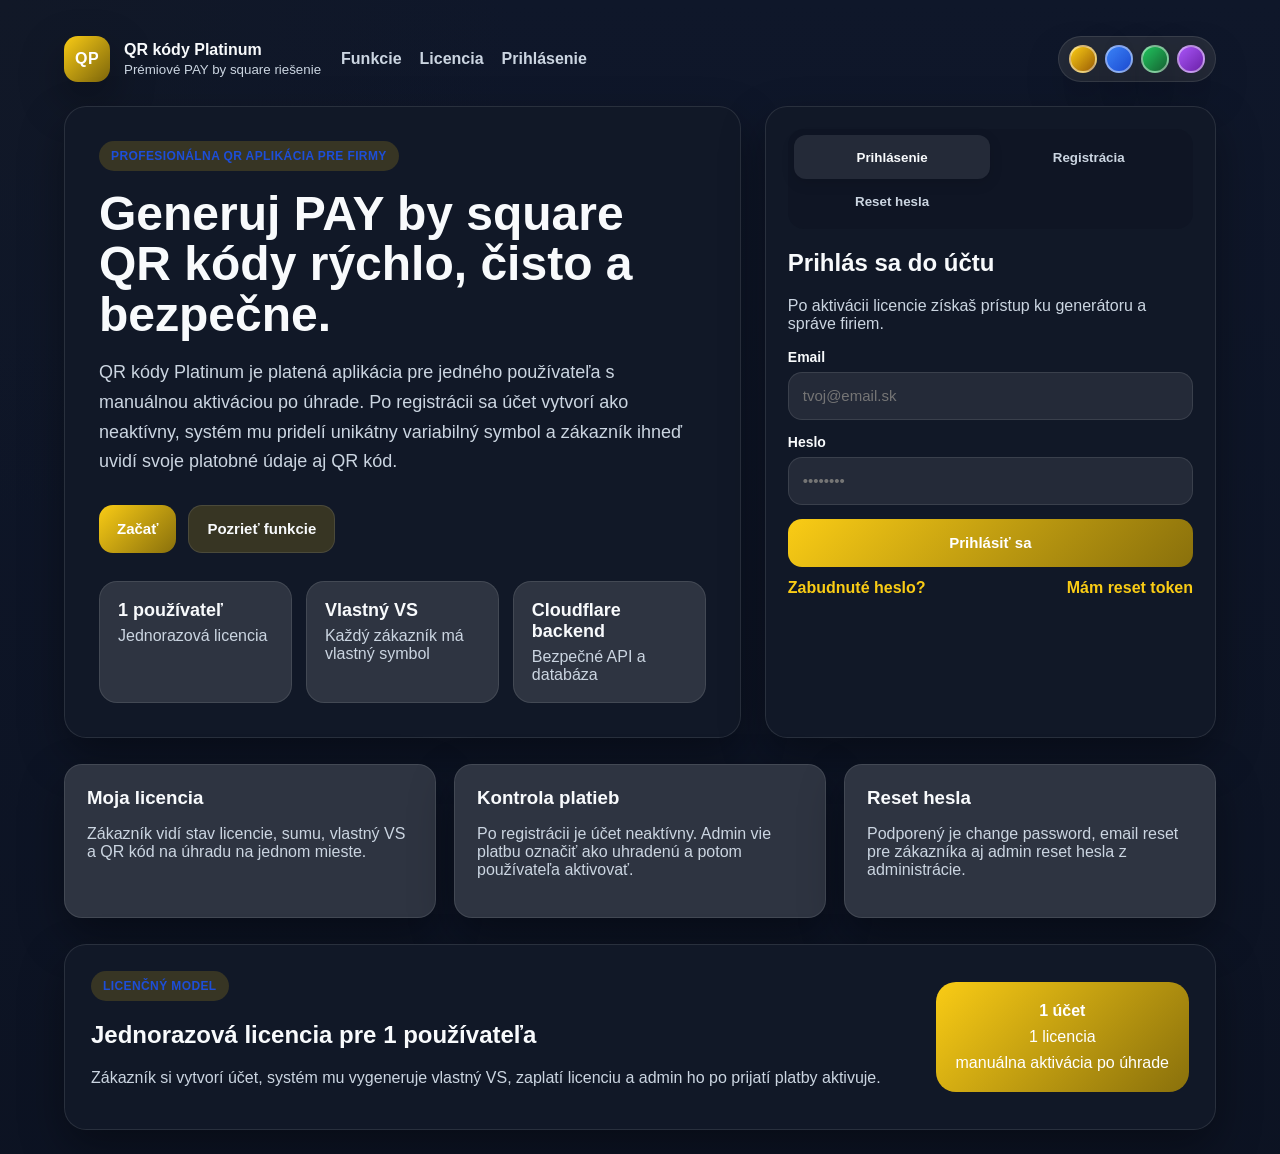
<file: index.html>
<!DOCTYPE html><html lang="sk"><head><meta charset="UTF-8"/><meta name="viewport" content="width=device-width, initial-scale=1.0"/><title>QR kódy Platinum</title>
  <meta name="theme-color" content="#0f172a"/>
  <meta name="apple-mobile-web-app-capable" content="yes"/>
  <meta name="apple-mobile-web-app-status-bar-style" content="black-translucent"/>
  <meta name="apple-mobile-web-app-title" content="QR Platinum"/>
  <link rel="manifest" href="manifest.json"/>
  <link rel="apple-touch-icon" href="icon-192.svg"/>
  <link rel="icon" type="image/svg+xml" href="icon-192.svg"/>
  <link rel="stylesheet" href="style.css"/></head><body class="theme-gold"><div class="page-shell"><header class="topbar public-topbar"><a class="brand" href="index.html"><span class="brand-mark">QP</span><span class="brand-text"><strong>QR kódy Platinum</strong><small>Prémiové PAY by square riešenie</small></span></a><nav class="public-nav"><a href="#features">Funkcie</a><a href="#pricing">Licencia</a><a href="#access">Prihlásenie</a></nav><div class="theme-switcher compact" aria-label="Výber farby">
  <button type="button" class="theme-dot is-gold" data-theme="gold" title="Zlatá"></button>
  <button type="button" class="theme-dot is-blue" data-theme="blue" title="Modrá"></button>
  <button type="button" class="theme-dot is-green" data-theme="green" title="Zelená"></button>
  <button type="button" class="theme-dot is-purple" data-theme="purple" title="Fialová"></button>
</div></header><main class="hero-layout"><section class="hero-card"><span class="eyebrow">Profesionálna QR aplikácia pre firmy</span><h1>Generuj PAY by square QR kódy rýchlo, čisto a bezpečne.</h1><p class="hero-copy">QR kódy Platinum je platená aplikácia pre jedného používateľa s manuálnou aktiváciou po úhrade. Po registrácii sa účet vytvorí ako neaktívny, systém mu pridelí unikátny variabilný symbol a zákazník ihneď uvidí svoje platobné údaje aj QR kód.</p><div class="hero-actions"><a class="btn btn-primary" href="#access">Začať</a><a class="btn btn-secondary" href="#features">Pozrieť funkcie</a></div><div class="stats-grid"><article class="stat-card"><strong>1 používateľ</strong><span>Jednorazová licencia</span></article><article class="stat-card"><strong>Vlastný VS</strong><span>Každý zákazník má vlastný symbol</span></article><article class="stat-card"><strong>Cloudflare backend</strong><span>Bezpečné API a databáza</span></article></div></section><section class="access-card" id="access"><div class="tab-switch"><button class="tab-btn active" data-tab="login">Prihlásenie</button><button class="tab-btn" data-tab="register">Registrácia</button><button class="tab-btn" data-tab="forgot">Reset hesla</button></div><div class="tab-panel active" data-panel="login"><h2>Prihlás sa do účtu</h2><p class="muted">Po aktivácii licencie získaš prístup ku generátoru a správe firiem.</p><form id="loginForm" class="form-stack"><label><span>Email</span><input type="email" id="loginEmail" placeholder="tvoj@email.sk" required/></label><label><span>Heslo</span><input type="password" id="loginPassword" placeholder="••••••••" required/></label><button type="submit" class="btn btn-primary full">Prihlásiť sa</button></form><div class="auth-links"><a class="text-link" href="#access" onclick="document.querySelector('[data-tab=&quot;forgot&quot;]')?.click()">Zabudnuté heslo?</a><a class="text-link" href="reset-password.html">Mám reset token</a></div><div id="loginStatus" class="inline-status"></div></div><div class="tab-panel" data-panel="register"><h2>Vytvor si účet</h2><p class="muted">Po registrácii sa účet vytvorí ako neaktívny. Hneď uvidíš platobné údaje, svoj vlastný variabilný symbol a QR na úhradu.</p><form id="registerForm" class="form-stack"><label><span>Email</span><input type="email" id="registerEmail" placeholder="tvoj@email.sk" required/></label><label><span>Heslo</span><input type="password" id="registerPassword" placeholder="Min. 8 znakov" required/></label><label><span>Potvrď heslo</span><input type="password" id="registerPassword2" placeholder="Zopakuj heslo" required/></label><button type="submit" class="btn btn-primary full">Registrovať sa</button></form><div id="registerStatus" class="inline-status"></div><article id="registrationPaymentCard" class="panel-card payment-card hidden"><div class="panel-head"><h3>Platobné údaje po registrácii</h3><span class="status-badge pending">čaká na úhradu</span></div><div class="payment-grid"><div class="account-box compact"><div class="account-row"><span>Email</span><strong id="postRegisterEmail">—</strong></div><div class="account-row"><span>Variabilný symbol</span><strong id="postRegisterVs">—</strong></div><div class="account-row"><span>Suma</span><strong id="postRegisterAmount">—</strong></div><div class="account-row"><span>IBAN</span><strong id="postRegisterIban">—</strong></div><div class="account-row"><span>BIC/SWIFT</span><strong id="postRegisterBic">—</strong></div><div class="account-row"><span>Príjemca</span><strong id="postRegisterBeneficiary">—</strong></div><div class="account-row"><span>Poznámka</span><strong id="postRegisterNote">—</strong></div></div><div class="qr-preview-box payment-qr-box"><img id="postRegisterQrImage" alt="QR pre úhradu"/><div id="postRegisterQrPlaceholder" class="placeholder-copy">Backend vráti QR na úhradu po registrácii.</div></div></div></article></div><div class="tab-panel" data-panel="forgot"><h2>Obnova hesla cez email</h2><p class="muted">Zadaj svoj email a pošleme ti link alebo token na reset hesla.</p><form id="forgotPasswordForm" class="form-stack"><label><span>Email</span><input type="email" id="forgotEmail" placeholder="tvoj@email.sk" required/></label><button type="submit" class="btn btn-primary full">Poslať reset email</button></form><div id="forgotPasswordStatus" class="inline-status"></div></div></section></main><section id="features" class="info-grid"><article class="info-card"><h3>Moja licencia</h3><p>Zákazník vidí stav licencie, sumu, vlastný VS a QR kód na úhradu na jednom mieste.</p></article><article class="info-card"><h3>Kontrola platieb</h3><p>Po registrácii je účet neaktívny. Admin vie platbu označiť ako uhradenú a potom používateľa aktivovať.</p></article><article class="info-card"><h3>Reset hesla</h3><p>Podporený je change password, email reset pre zákazníka aj admin reset hesla z administrácie.</p></article></section><section id="pricing" class="pricing-card"><div><span class="eyebrow">Licenčný model</span><h2>Jednorazová licencia pre 1 používateľa</h2><p class="muted">Zákazník si vytvorí účet, systém mu vygeneruje vlastný VS, zaplatí licenciu a admin ho po prijatí platby aktivuje.</p></div><div class="license-box"><strong>1 účet</strong><span>1 licencia</span><span>manuálna aktivácia po úhrade</span></div></section></div><script src="app.js"></script></body></html>
</file>
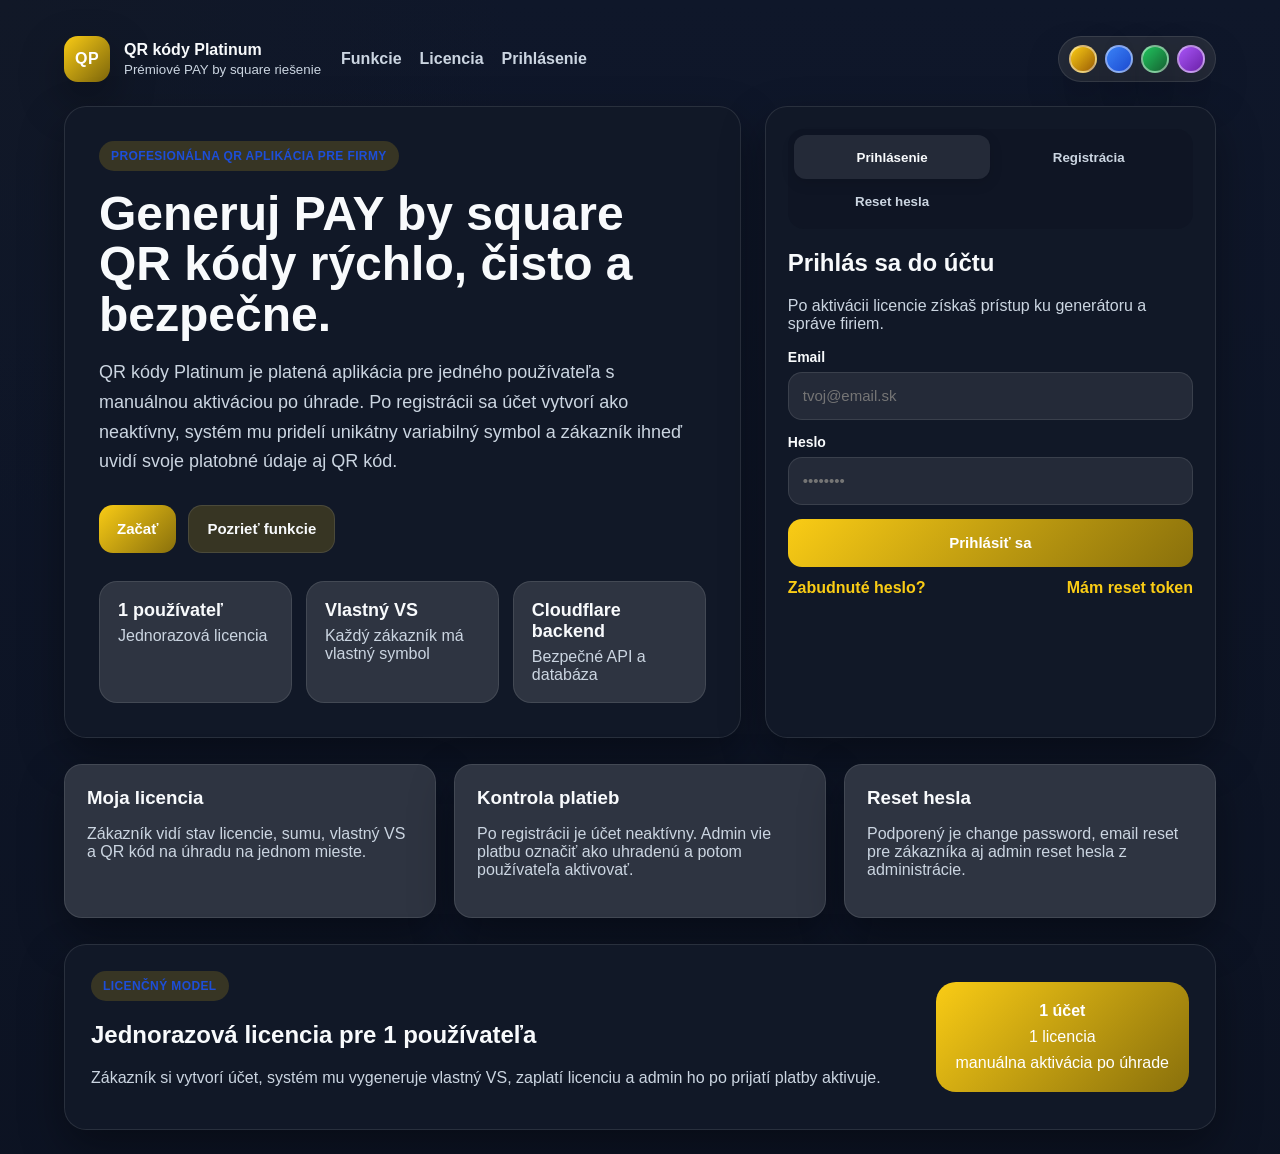
<file: admin.html>
<!DOCTYPE html><html lang="sk"><head><meta charset="UTF-8"/><meta name="viewport" content="width=device-width, initial-scale=1.0"/><title>Admin | QR kódy Platinum</title>
  <meta name="theme-color" content="#0f172a"/>
  <meta name="apple-mobile-web-app-capable" content="yes"/>
  <meta name="apple-mobile-web-app-status-bar-style" content="black-translucent"/>
  <meta name="apple-mobile-web-app-title" content="QR Platinum"/>
  <link rel="manifest" href="manifest.json"/>
  <link rel="apple-touch-icon" href="icon-192.svg"/>
  <link rel="icon" type="image/svg+xml" href="icon-192.svg"/>
  <link rel="stylesheet" href="style.css"/></head><body class="theme-gold" data-protected="true" data-admin="true"><div class="app-shell"><aside class="sidebar"><a class="brand brand-sidebar" href="dashboard.html"><span class="brand-mark">QP</span><span class="brand-text"><strong>QR kódy Platinum</strong><small>Admin panel</small></span></a><nav class="side-nav"><a href="dashboard.html">Prehľad</a><a href="companies.html">Firmy</a><a href="generator.html">Generátor QR</a><a href="license.html">Moja licencia</a><a class="active" href="admin.html">Admin</a></nav><button id="logoutBtn" class="btn btn-secondary full sidebar-logout">Odhlásiť sa</button></aside><main class="content"><header class="content-topbar"><div><h1>Admin panel</h1><p class="muted">Aktivácia používateľov po úhrade, reset hesla a filtrovanie podľa emailu, VS a stavu platby.</p></div><div class="topbar-actions"><div class="theme-switcher" aria-label="Výber farby">
  <span class="theme-switcher-label">Motív</span>
  <button type="button" class="theme-dot is-gold" data-theme="gold" title="Zlatá"></button>
  <button type="button" class="theme-dot is-blue" data-theme="blue" title="Modrá"></button>
  <button type="button" class="theme-dot is-green" data-theme="green" title="Zelená"></button>
  <button type="button" class="theme-dot is-purple" data-theme="purple" title="Fialová"></button>
</div><div class="user-pill" id="userEmailPill">neprihlásený</div></div></header><section class="panel-card"><div class="panel-head"><h2>Používatelia</h2><button id="refreshAdminBtn" class="btn btn-secondary">Obnoviť</button></div><div class="form-grid admin-filters"><label><span>Filter email</span><input id="adminFilterEmail" type="text" placeholder="napr. user@email.sk"/></label><label><span>Filter VS</span><input id="adminFilterVs" type="text" placeholder="napr. 1234567890"/></label><label class="full-span"><span>Filter stav</span><select id="adminFilterStatus"><option value="">Všetky stavy</option><option value="pending">čaká na úhradu</option><option value="paid">uhradené</option><option value="active">aktívne</option><option value="blocked">blokované</option></select></label></div><div id="adminUsersList" class="admin-list"></div><div id="adminStatus" class="inline-status"></div></section><section class="panel-card"><div class="panel-head"><h2>Fakturačná firma pre licenciu</h2></div><p class="muted">Tieto údaje sa načítajú z backendu a použijú sa pre platobné údaje a QR na stránke licencie aj po registrácii.</p><form id="billingCompanyForm" class="form-grid"><label><span>Príjemca</span><input id="billingBeneficiaryName" type="text" required/></label><label><span>IBAN</span><input id="billingIban" type="text" required/></label><label><span>BIC/SWIFT</span><input id="billingBic" type="text"/></label><label><span>Suma licencie (€)</span><input id="billingAmount" type="number" step="0.01" min="0.01" required/></label><label class="full-span"><span>Poznámka k platbe</span><input id="billingPaymentNote" type="text"/></label><div class="form-actions full-span"><button class="btn btn-primary" type="submit">Uložiť fakturačné údaje</button></div></form><div id="billingCompanyStatus" class="inline-status"></div></section><section class="panel-card"><div class="panel-head"><h2>Flow pre admina</h2></div><p class="muted">Po prijatí platby otvor používateľa, prípadne označ platbu ako uhradenú a klikni Aktivovať. Tlačidlo Admin reset hesla spustí reset bez potreby zásahu zákazníka.</p></section></main></div><script src="app.js"></script></body></html>
</file>
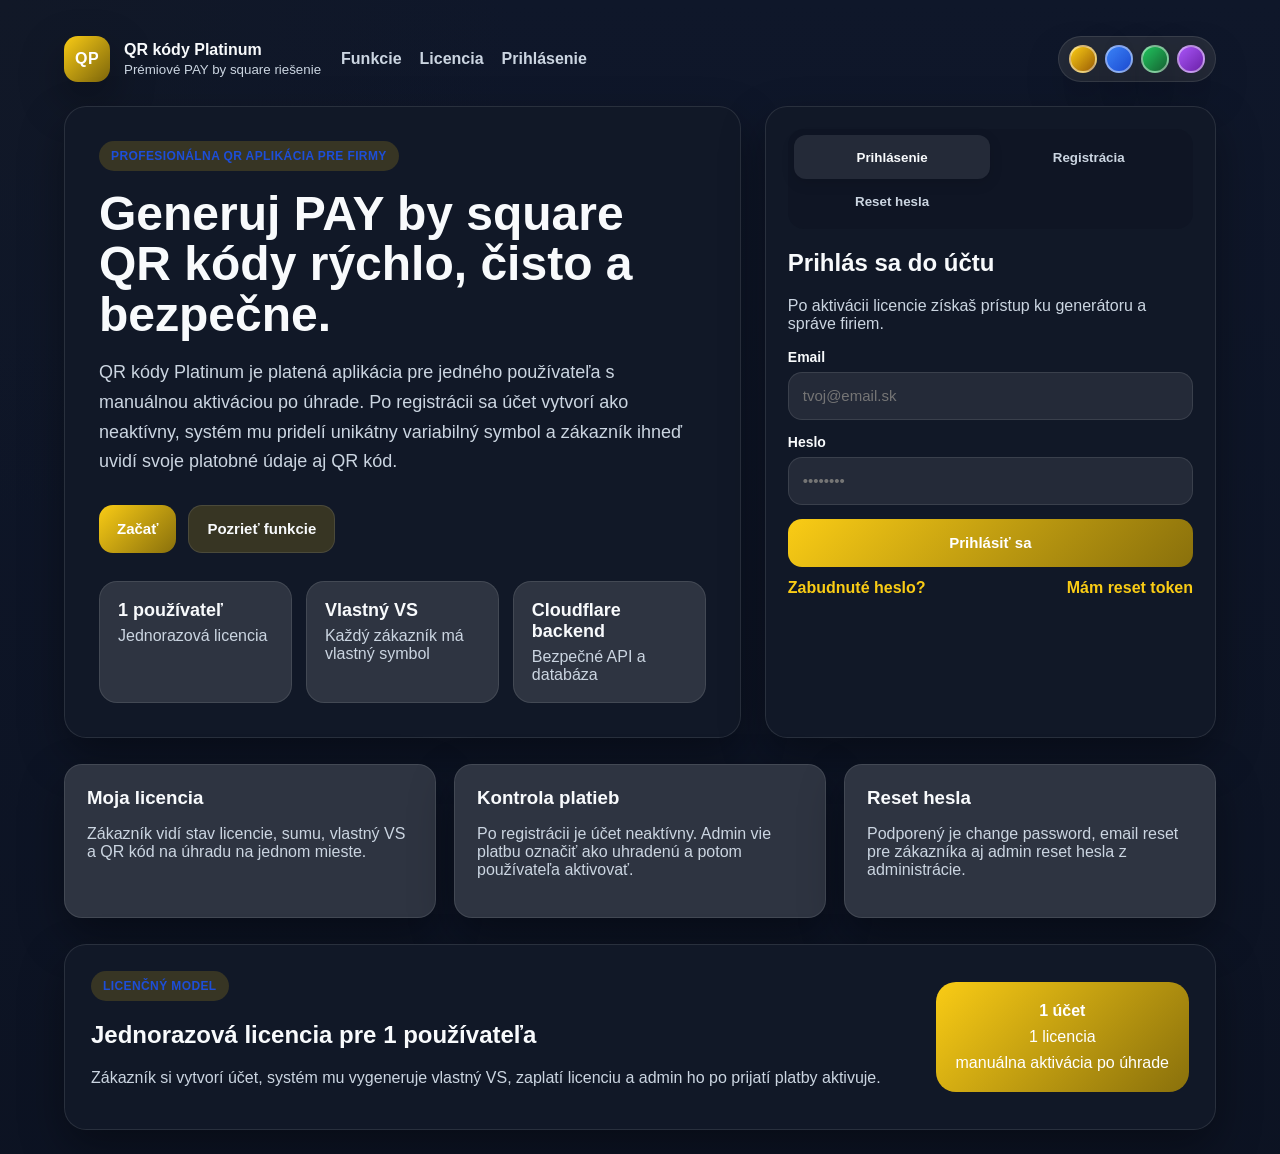
<file: companies.html>
<!DOCTYPE html><html lang="sk"><head><meta charset="UTF-8"/><meta name="viewport" content="width=device-width, initial-scale=1.0"/><title>Firmy | QR kódy Platinum</title><link rel="stylesheet" href="style.css"/></head><body data-protected="true"><div class="app-shell"><aside class="sidebar"><a class="brand brand-sidebar" href="dashboard.html"><span class="brand-mark">QP</span><span class="brand-text"><strong>QR kódy Platinum</strong><small>Správa firiem</small></span></a><nav class="side-nav"><a href="dashboard.html">Prehľad</a><a class="active" href="companies.html">Firmy</a><a href="generator.html">Generátor QR</a><a href="license.html">Licencia</a><a href="admin.html">Admin</a></nav><button id="logoutBtn" class="btn btn-secondary full sidebar-logout">Odhlásiť sa</button></aside><main class="content"><header class="content-topbar"><div><h1>Firmy</h1><p class="muted">Pridávaj, upravuj a maž firmy používateľa.</p></div><div class="user-pill" id="userEmailPill">neprihlásený</div></header><section class="two-col"><article class="panel-card"><div class="panel-head"><h2 id="companyFormTitle">Pridať firmu</h2></div><form id="companyForm" class="form-grid"><input type="hidden" id="companyId"/><label><span>Názov firmy</span><input id="companyName" type="text" required/></label><label><span>Príjemca</span><input id="beneficiaryName" type="text" required/></label><label><span>IBAN</span><input id="iban" type="text" placeholder="SK..." required/></label><label><span>BIC</span><input id="bic" type="text" placeholder="voliteľné"/></label><label class="full-span"><span>Adresa</span><input id="addressLine" type="text"/></label><label><span>Mesto</span><input id="city" type="text"/></label><label><span>PSČ</span><input id="postalCode" type="text"/></label><label><span>Krajina</span><input id="countryCode" type="text" value="SK" maxlength="2"/></label><label class="checkbox-line full-span"><input id="isDefault" type="checkbox"/><span>Nastaviť ako predvolenú firmu</span></label><div class="form-actions full-span"><button class="btn btn-primary" type="submit">Uložiť firmu</button><button class="btn btn-secondary" type="button" id="resetCompanyForm">Vyčistiť</button></div></form><div id="companyStatus" class="inline-status"></div></article><article class="panel-card"><div class="panel-head"><h2>Zoznam firiem</h2></div><div id="companiesList" class="company-list"></div></article></section></main></div><script src="app.js"></script></body></html>
</file>
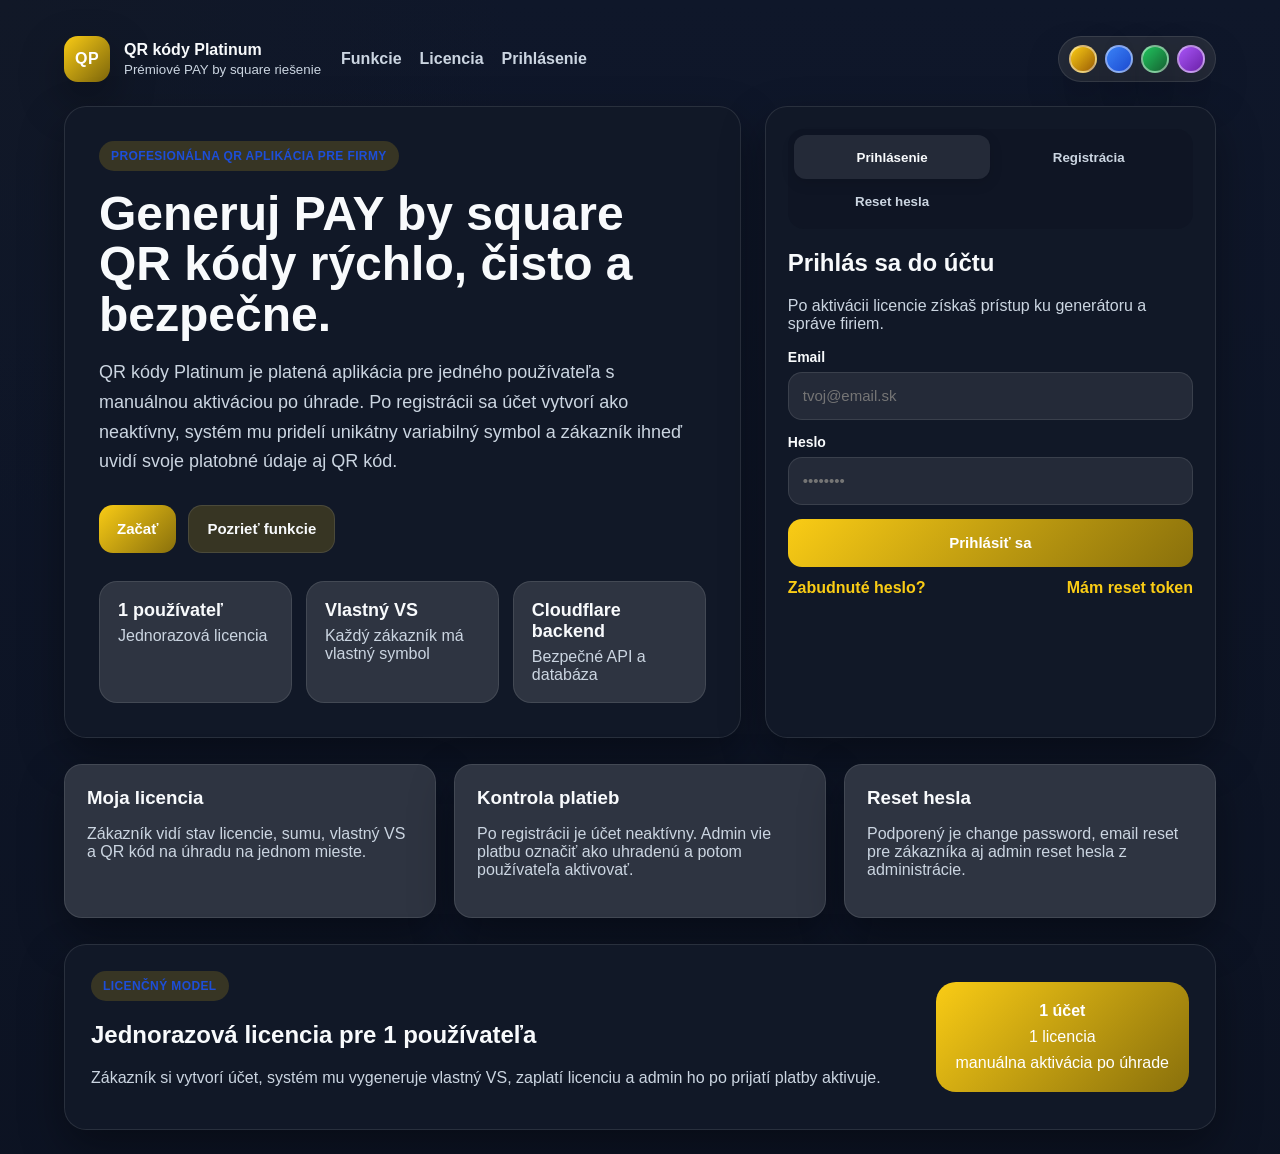
<file: dashboard.html>
<!DOCTYPE html>
<html lang="sk">
<head>
  <meta charset="UTF-8"/>
  <meta name="viewport" content="width=device-width, initial-scale=1.0"/>
  <title>Dashboard | QR kódy Platinum</title>
  <meta name="theme-color" content="#0f172a"/>
  <meta name="apple-mobile-web-app-capable" content="yes"/>
  <meta name="apple-mobile-web-app-status-bar-style" content="black-translucent"/>
  <meta name="apple-mobile-web-app-title" content="QR Platinum"/>
  <link rel="manifest" href="manifest.json"/>
  <link rel="apple-touch-icon" href="icon-192.svg"/>
  <link rel="icon" type="image/svg+xml" href="icon-192.svg"/>
  <link rel="stylesheet" href="style.css"/>
</head>
<body class="theme-gold" data-protected="true">
  <div class="app-shell">
    <aside class="sidebar">
      <a class="brand brand-sidebar" href="dashboard.html">
        <span class="brand-mark">QP</span>
        <span class="brand-text">
          <strong>QR kódy Platinum</strong>
          <small>Dashboard</small>
        </span>
      </a>

      <nav class="side-nav">
        <a class="active" href="dashboard.html">Prehľad</a>
        <a href="companies.html">Firmy</a>
        <a href="generator.html">Generátor QR</a>
        <a href="license.html">Moja licencia</a>
        <a href="admin.html">Admin</a>
      </nav>

      <button id="logoutBtn" class="btn btn-secondary full sidebar-logout">Odhlásiť sa</button>
    </aside>

    <main class="content">
      <header class="content-topbar">
        <div>
          <h1>Dashboard</h1>
          <p class="muted">Prehľad účtu a licencie.</p>
        </div>

        <div class="topbar-actions">
          <div class="theme-switcher" aria-label="Výber farby">
            <span class="theme-switcher-label">Motív</span>
            <button type="button" class="theme-dot is-gold" data-theme="gold" title="Zlatá"></button>
            <button type="button" class="theme-dot is-blue" data-theme="blue" title="Modrá"></button>
            <button type="button" class="theme-dot is-green" data-theme="green" title="Zelená"></button>
            <button type="button" class="theme-dot is-purple" data-theme="purple" title="Fialová"></button>
          </div>
          <div class="user-pill" id="userEmailPill">neprihlásený</div>
        </div>
      </header>

      <section class="two-col">
        <article class="panel-card">
          <div class="panel-head">
            <h2>Stav účtu</h2>
          </div>

          <div class="account-box">
            <div class="account-row"><span>Email</span><strong id="accountEmail">—</strong></div>
            <div class="account-row"><span>Rola</span><strong id="accountRole">user</strong></div>
            <div class="account-row"><span>Status</span><strong id="accountStatus">pending</strong></div>
            <div class="account-row"><span>Platba</span><strong id="licenseMiniStatus">čaká na úhradu</strong></div>
            <div class="account-row"><span>Variabilný symbol</span><strong id="licenseMiniVs">—</strong></div>
            <div class="account-row"><span>Suma</span><strong id="licenseMiniAmount">—</strong></div>
          </div>
        </article>

        <article class="panel-card">
          <div class="panel-head">
            <h2>Moja licencia</h2>
            <a href="license.html" class="text-link">Otvoriť detail</a>
          </div>

          <div class="payment-grid">
            <div class="account-box compact">
              <div class="account-row"><span>Stav</span><strong id="licenseStatusBadgeMirror">Platba čaká</strong></div>
              <div class="account-row"><span>Variabilný symbol</span><strong id="licenseMiniVsMirror">—</strong></div>
              <div class="form-actions"><button class="btn btn-secondary" type="button" id="copyVsBtn">Skopírovať VS</button></div>
            </div>

            <div class="qr-preview-box payment-qr-box">
              <img id="dashboardLicenseQrImage" alt="QR na úhradu licencie"/>
              <div id="dashboardLicenseQrPlaceholder" class="placeholder-copy">QR na úhradu sa zobrazí po načítaní platobných údajov.</div>
            </div>
          </div>

          <div id="dashboardLicenseStatus" class="inline-status"></div>
        </article>
      </section>
    </main>
  </div>

  <script src="app.js"></script>
</body>
</html>
</file>
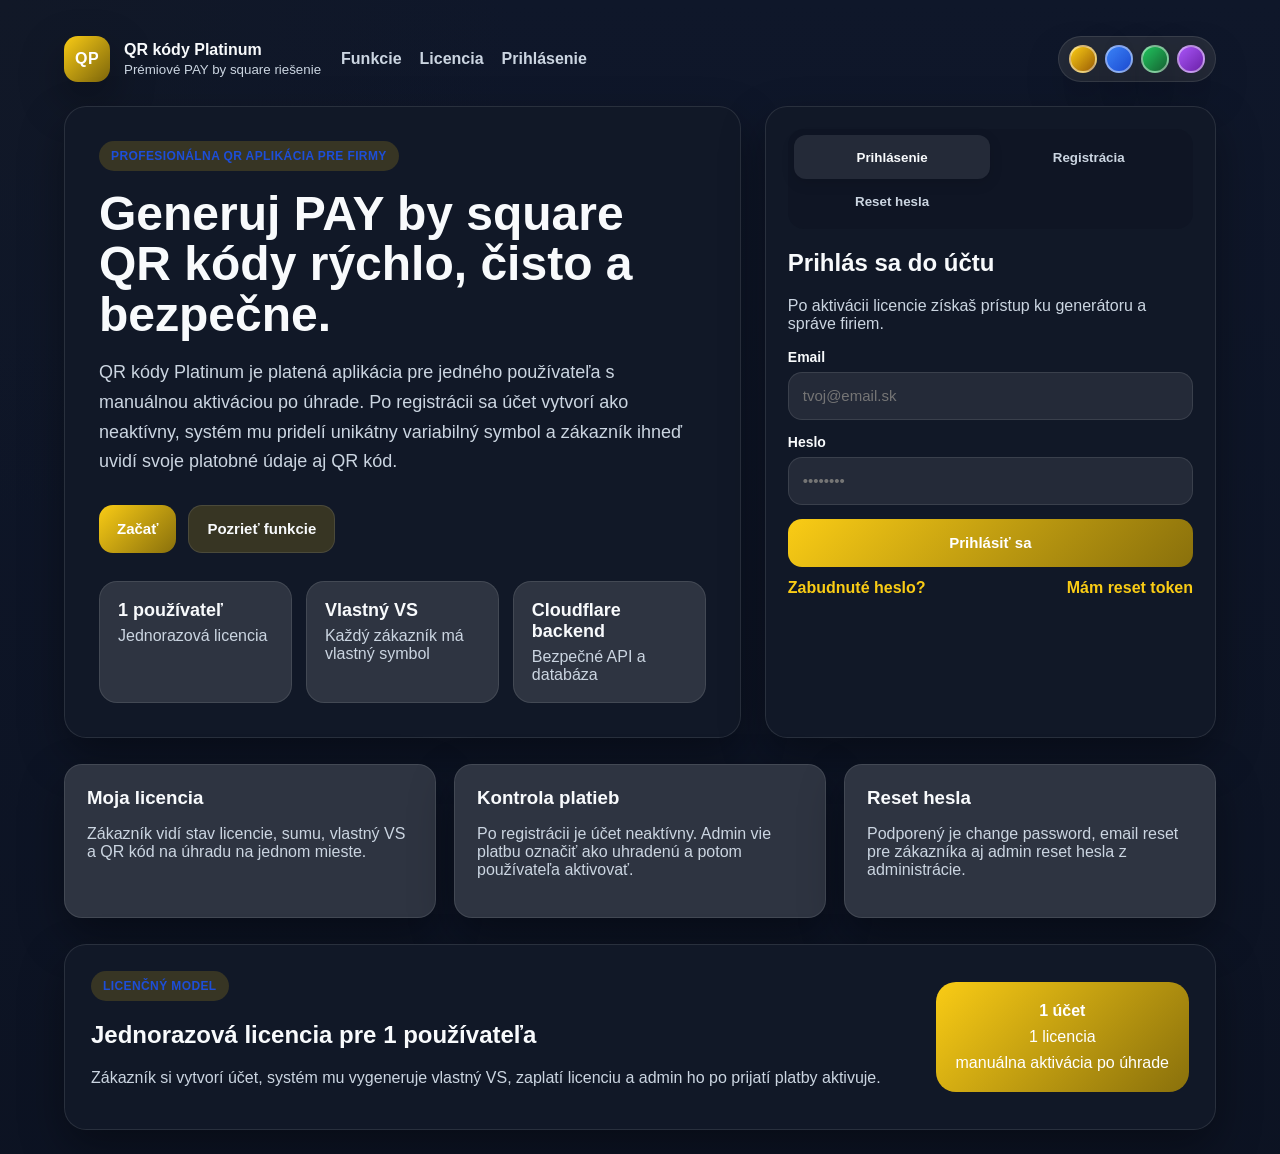
<file: generator.html>
<!DOCTYPE html><html lang="sk"><head><meta charset="UTF-8"/><meta name="viewport" content="width=device-width, initial-scale=1.0"/><title>Generátor QR | QR kódy Platinum</title><link rel="stylesheet" href="style.css"/></head><body data-protected="true"><div class="app-shell"><aside class="sidebar"><a class="brand brand-sidebar" href="dashboard.html"><span class="brand-mark">QP</span><span class="brand-text"><strong>QR kódy Platinum</strong><small>Generátor QR</small></span></a><nav class="side-nav"><a href="dashboard.html">Prehľad</a><a href="companies.html">Firmy</a><a class="active" href="generator.html">Generátor QR</a><a href="license.html">Licencia</a><a href="admin.html">Admin</a></nav><button id="logoutBtn" class="btn btn-secondary full sidebar-logout">Odhlásiť sa</button></aside><main class="content"><header class="content-topbar"><div><h1>Generátor QR</h1><p class="muted">Reálny PAY by square QR sa bude generovať cez Cloudflare backend.</p></div><div class="user-pill" id="userEmailPill">neprihlásený</div></header><section class="two-col"><article class="panel-card"><form id="generatorForm" class="form-grid"><label><span>Firma</span><select id="genCompany" required></select></label><label><span>Suma (€)</span><input id="genAmount" type="number" min="0.01" step="0.01" required/></label><label><span>Variabilný symbol</span><input id="genVs" type="text" maxlength="10"/></label><label><span>Špecifický symbol</span><input id="genSs" type="text" maxlength="10"/></label><label><span>Konštantný symbol</span><input id="genKs" type="text" maxlength="4"/></label><label><span>Dátum splatnosti</span><input id="genDueDate" type="date"/></label><label class="full-span"><span>Poznámka</span><input id="genNote" type="text"/></label><button class="btn btn-primary full-span" type="submit">Vygenerovať QR</button></form><div id="generatorStatus" class="inline-status"></div></article><article class="panel-card qr-preview-card"><div class="qr-preview-box"><img id="qrPreviewImage" alt="QR preview"/><div id="qrPreviewPlaceholder" class="placeholder-copy">QR náhľad sa zobrazí po úspešnom vygenerovaní cez backend.</div></div><div id="generatorSummary" class="summary-box hidden"><div><span>Firma</span><strong id="sumGenCompany">—</strong></div><div><span>Suma</span><strong id="sumGenAmount">—</strong></div><div><span>VS</span><strong id="sumGenVs">—</strong></div><div><span>Poznámka</span><strong id="sumGenNote">—</strong></div></div></article></section></main></div><script src="app.js"></script></body></html>
</file>
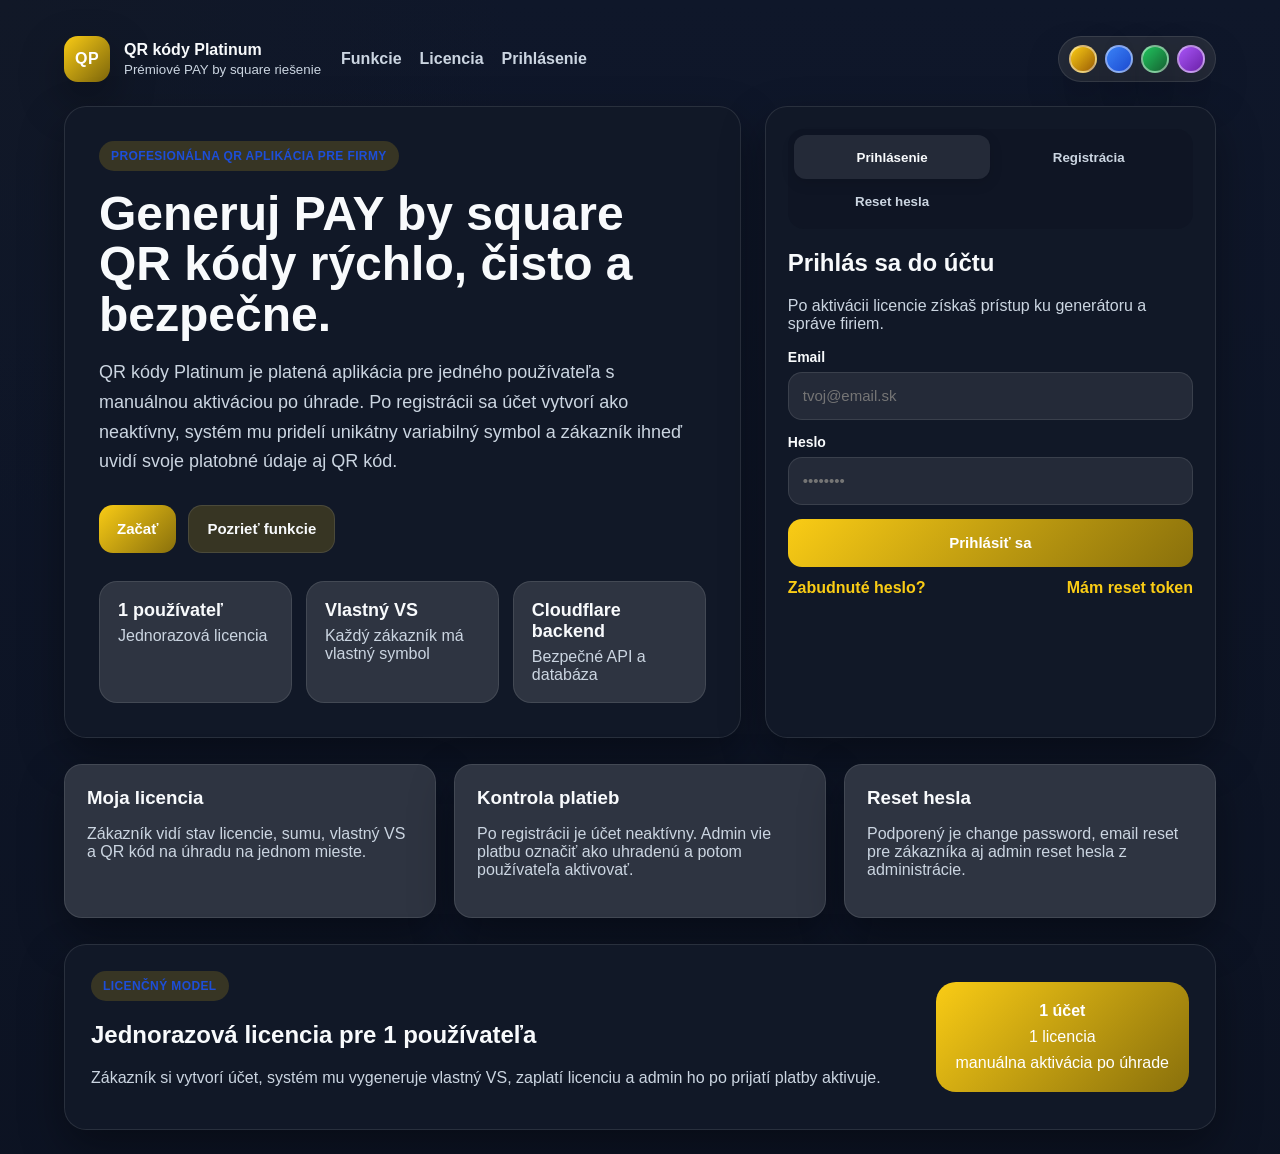
<file: license.html>
<!DOCTYPE html><html lang="sk"><head><meta charset="UTF-8"/><meta name="viewport" content="width=device-width, initial-scale=1.0"/><title>Moja licencia | QR kódy Platinum</title>
  <meta name="theme-color" content="#0f172a"/>
  <meta name="apple-mobile-web-app-capable" content="yes"/>
  <meta name="apple-mobile-web-app-status-bar-style" content="black-translucent"/>
  <meta name="apple-mobile-web-app-title" content="QR Platinum"/>
  <link rel="manifest" href="manifest.json"/>
  <link rel="apple-touch-icon" href="icon-192.svg"/>
  <link rel="icon" type="image/svg+xml" href="icon-192.svg"/>
  <link rel="stylesheet" href="style.css"/></head><body class="theme-gold" data-protected="true"><div class="app-shell"><aside class="sidebar"><a class="brand brand-sidebar" href="dashboard.html"><span class="brand-mark">QP</span><span class="brand-text"><strong>QR kódy Platinum</strong><small>Moja licencia</small></span></a><nav class="side-nav"><a href="dashboard.html">Prehľad</a><a href="companies.html">Firmy</a><a href="generator.html">Generátor QR</a><a class="active" href="license.html">Moja licencia</a><a href="admin.html">Admin</a></nav><button id="logoutBtn" class="btn btn-secondary full sidebar-logout">Odhlásiť sa</button></aside><main class="content"><header class="content-topbar"><div><h1>Moja licencia</h1><p class="muted">Stav účtu, platobné údaje, QR na úhradu a zmena hesla.</p></div><div class="topbar-actions"><div class="theme-switcher" aria-label="Výber farby">
  <span class="theme-switcher-label">Motív</span>
  <button type="button" class="theme-dot is-gold" data-theme="gold" title="Zlatá"></button>
  <button type="button" class="theme-dot is-blue" data-theme="blue" title="Modrá"></button>
  <button type="button" class="theme-dot is-green" data-theme="green" title="Zelená"></button>
  <button type="button" class="theme-dot is-purple" data-theme="purple" title="Fialová"></button>
</div><div class="user-pill" id="userEmailPill">neprihlásený</div></div></header><section class="dashboard-grid"><article class="panel-card"><span class="card-label">Stav licencie</span><strong id="licensePageStatus" class="status-badge pending">čaká na úhradu</strong><p class="muted">Stavy: čaká na úhradu, uhradené, aktívne.</p></article><article class="panel-card"><span class="card-label">Typ licencie</span><strong id="licenseType">one_time</strong><p class="muted">Jednorazová platba pre 1 používateľa.</p></article><article class="panel-card"><span class="card-label">Aktivované</span><strong id="licenseActivatedAt">—</strong><p class="muted">Dátum manuálnej aktivácie adminom.</p></article></section><section class="two-col"><article class="panel-card"><div class="panel-head"><h2>Platobné údaje</h2><button class="btn btn-secondary" type="button" id="copyLicenseVsBtn">Skopírovať VS</button></div><div class="account-box compact"><div class="account-row"><span>Stav platby</span><strong id="licensePaymentState">čaká na úhradu</strong></div><div class="account-row"><span>Variabilný symbol</span><strong id="licenseVariableSymbol">—</strong></div><div class="account-row"><span>Suma</span><strong id="licenseAmount">—</strong></div><div class="account-row"><span>IBAN</span><strong id="licenseIban">—</strong></div><div class="account-row"><span>BIC/SWIFT</span><strong id="licenseBic">—</strong></div><div class="account-row"><span>Príjemca</span><strong id="licenseBeneficiary">—</strong></div><div class="account-row"><span>Poznámka</span><strong id="licensePaymentNote">—</strong></div></div><div id="licenseStatusMessage" class="inline-status"></div></article><article class="panel-card qr-preview-card"><div class="panel-head"><h2>QR na úhradu</h2></div><div class="qr-preview-box payment-qr-box"><img id="licenseQrImage" alt="QR na úhradu licencie"/><div id="licenseQrPlaceholder" class="placeholder-copy">QR sa zobrazí po načítaní platobných údajov z API.</div></div></article></section><section class="panel-card"><div class="panel-head"><h2>Zmena hesla</h2></div><form id="changePasswordForm" class="form-grid"><label><span>Aktuálne heslo</span><input id="currentPassword" type="password" required/></label><label><span>Nové heslo</span><input id="newPassword" type="password" required/></label><label class="full-span"><span>Potvrď nové heslo</span><input id="newPassword2" type="password" required/></label><button class="btn btn-primary" type="submit">Zmeniť heslo</button></form><div id="changePasswordStatus" class="inline-status"></div></section></main></div><script src="app.js"></script></body></html>
</file>
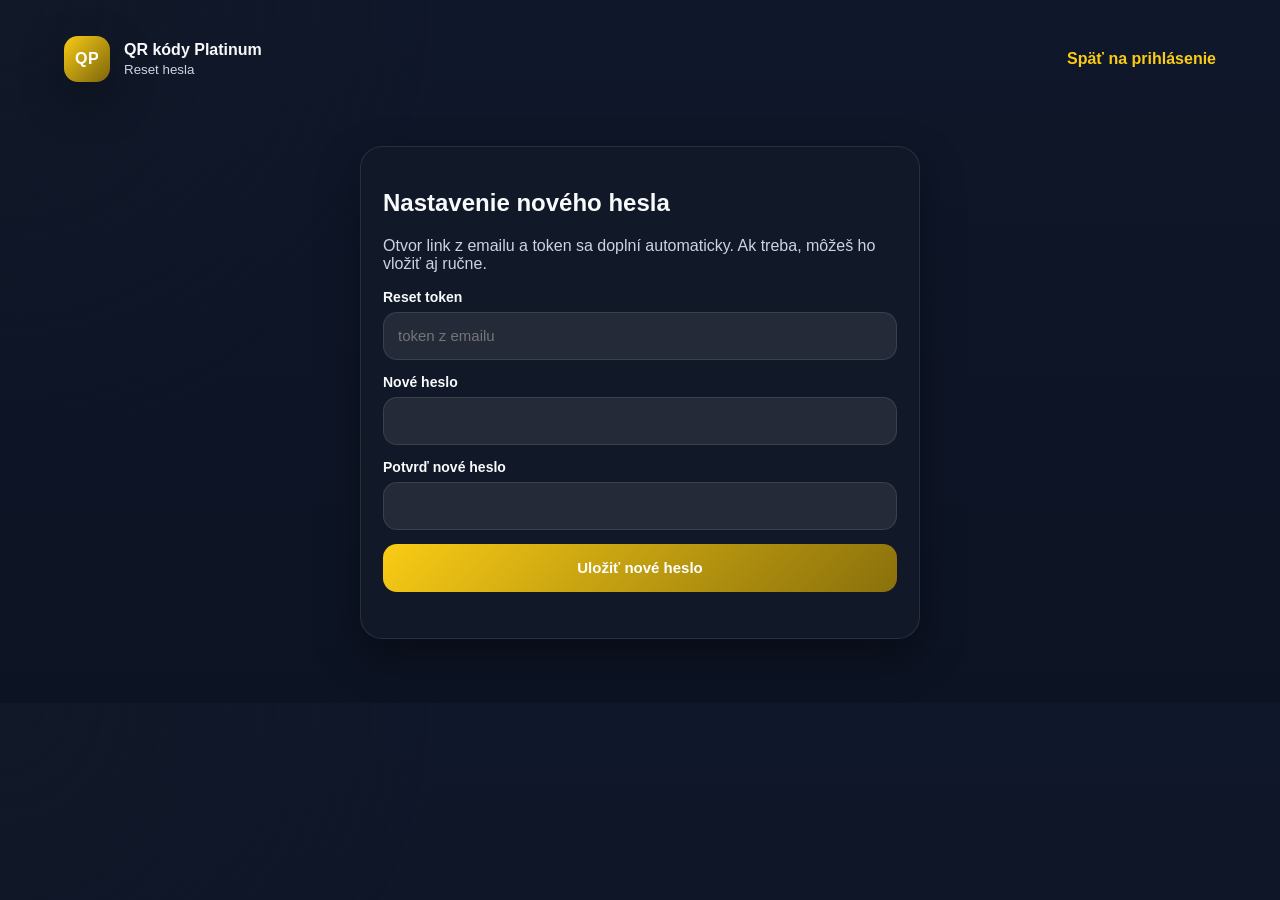
<file: reset-password.html>
<!DOCTYPE html>
<html lang="sk">
<head>
  <meta charset="UTF-8"/>
  <meta name="viewport" content="width=device-width, initial-scale=1.0"/>
  <title>Reset hesla | QR kódy Platinum</title>
  <meta name="theme-color" content="#0f172a"/>
  <meta name="mobile-web-app-capable" content="yes"/>
  <meta name="apple-mobile-web-app-capable" content="yes"/>
  <meta name="apple-mobile-web-app-status-bar-style" content="black-translucent"/>
  <meta name="apple-mobile-web-app-title" content="QR Platinum"/>
  <link rel="apple-touch-icon" href="icon-192.svg"/>
  <link rel="icon" type="image/svg+xml" href="icon-192.svg"/>
  <link rel="stylesheet" href="style.css"/>
</head>
<body class="theme-gold">
  <div class="page-shell">
    <header class="topbar public-topbar">
      <a class="brand" href="index.html">
        <span class="brand-mark">QP</span>
        <span class="brand-text">
          <strong>QR kódy Platinum</strong>
          <small>Reset hesla</small>
        </span>
      </a>
      <a class="text-link" href="index.html">Späť na prihlásenie</a>
    </header>

    <main class="single-card-layout">
      <section class="access-card">
        <h1>Nastavenie nového hesla</h1>
        <p class="muted" id="resetIntroText">
          Otvor link z emailu a token sa doplní automaticky. Ak treba, môžeš ho vložiť aj ručne.
        </p>

        <form id="resetPasswordForm" class="form-stack">
          <label>
            <span>Reset token</span>
            <input id="resetToken" name="token" type="text" placeholder="token z emailu" required autocomplete="off"/>
          </label>

          <label>
            <span>Nové heslo</span>
            <input id="resetPassword" type="password" required minlength="8" autocomplete="new-password"/>
          </label>

          <label>
            <span>Potvrď nové heslo</span>
            <input id="resetPassword2" type="password" required minlength="8" autocomplete="new-password"/>
          </label>

          <button type="submit" class="btn btn-primary full">Uložiť nové heslo</button>
        </form>

        <div id="resetPasswordStatus" class="inline-status"></div>
      </section>
    </main>
  </div>

  <script>
    (function () {
      const params = new URLSearchParams(window.location.search);
      const token = params.get("token") || "";
      const tokenInput = document.getElementById("resetToken");
      const intro = document.getElementById("resetIntroText");

      if (tokenInput && token) {
        tokenInput.value = token;
        tokenInput.readOnly = true;
        tokenInput.setAttribute("aria-readonly", "true");
        tokenInput.title = "Token bol načítaný automaticky z reset linku.";

        if (intro) {
          intro.textContent = "Token bol načítaný automaticky z emailového linku. Stačí zadať nové heslo.";
        }
      }
    })();
  </script>

  <script src="app.js"></script>
</body>
</html>
</file>
<file: style.css>
:root{
  --bg:#f5f7fb;
  --bg2:#eef2ff;
  --card:#ffffff;
  --text:#111827;
  --muted:#6b7280;
  --line:#e5e7eb;
  --primary:#111827;
  --accent:#2563eb;
  --accent-soft:#eef4ff;
  --success:#067647;
  --warning:#b54708;
  --danger:#b42318;
  --shadow:0 18px 44px rgba(17,24,39,.08);
  --radius:22px;
}
body.theme-gold{
  --bg:#0f172a;
  --bg2:#111827;
  --card:#111827;
  --text:#f8fafc;
  --muted:#cbd5e1;
  --line:rgba(255,255,255,.1);
  --primary:#facc15;
  --accent:#facc15;
  --accent-soft:rgba(250,204,21,.16);
  --success:#86efac;
  --warning:#fde68a;
  --danger:#fca5a5;
  --shadow:0 18px 44px rgba(0,0,0,.35);
}
body.theme-blue{
  --bg:#0f172a;
  --bg2:#1d4ed8;
  --card:#111827;
  --text:#f8fafc;
  --muted:#cbd5e1;
  --line:rgba(255,255,255,.1);
  --primary:#3b82f6;
  --accent:#60a5fa;
  --accent-soft:rgba(59,130,246,.18);
  --success:#86efac;
  --warning:#fde68a;
  --danger:#fca5a5;
  --shadow:0 18px 44px rgba(0,0,0,.35);
}
body.theme-green{
  --bg:#052e16;
  --bg2:#166534;
  --card:#0f2f1b;
  --text:#f0fdf4;
  --muted:#bbf7d0;
  --line:rgba(255,255,255,.12);
  --primary:#22c55e;
  --accent:#4ade80;
  --accent-soft:rgba(34,197,94,.18);
  --success:#86efac;
  --warning:#fde68a;
  --danger:#fca5a5;
  --shadow:0 18px 44px rgba(0,0,0,.35);
}
body.theme-purple{
  --bg:#2e1065;
  --bg2:#6b21a8;
  --card:#581c87;
  --text:#faf5ff;
  --muted:#e9d5ff;
  --line:rgba(255,255,255,.12);
  --primary:#a855f7;
  --accent:#c084fc;
  --accent-soft:rgba(168,85,247,.18);
  --success:#86efac;
  --warning:#fde68a;
  --danger:#fca5a5;
  --shadow:0 18px 44px rgba(0,0,0,.35);
}
*{box-sizing:border-box}
html,body{margin:0;padding:0}
body{
  font-family:Inter,Arial,sans-serif;
  color:var(--text);
  background:
    radial-gradient(circle at top left, var(--bg2), transparent 30%),
    linear-gradient(180deg,var(--bg) 0%, color-mix(in srgb, var(--bg) 82%, black) 100%);
}
a{color:inherit;text-decoration:none}
.page-shell{max-width:1200px;margin:0 auto;padding:24px}
.topbar{
  display:flex;align-items:center;justify-content:space-between;gap:20px;
  padding:12px 0 24px;
}
.brand{display:flex;align-items:center;gap:14px}
.brand-mark{
  width:46px;height:46px;border-radius:14px;
  display:grid;place-items:center;
  background:linear-gradient(135deg,#111827,#4b5563);
  color:#fff;font-weight:800;letter-spacing:.5px;
  box-shadow:var(--shadow);
}
.brand-text{display:flex;flex-direction:column;gap:3px}
.brand-text small{color:var(--muted)}
.public-nav{display:flex;gap:18px;color:var(--muted);font-weight:600}
.hero-layout{
  display:grid;grid-template-columns:1.2fr .8fr;gap:24px;align-items:stretch;
}
.hero-card,.access-card,.panel-card,.info-card,.pricing-card{
  background:var(--card);border:1px solid var(--line);
  border-radius:var(--radius);box-shadow:var(--shadow);
}
.hero-card{padding:34px}
.eyebrow{
  display:inline-flex;padding:8px 12px;border-radius:999px;
  background:var(--accent-soft);color:#1d4ed8;font-size:12px;font-weight:800;
  letter-spacing:.4px;text-transform:uppercase;
}
.hero-card h1{font-size:48px;line-height:1.05;margin:18px 0 14px;max-width:760px}
.hero-copy{font-size:18px;line-height:1.65;color:var(--muted);max-width:760px}
.hero-actions{display:flex;gap:12px;flex-wrap:wrap;margin:28px 0}
.btn{
  min-height:48px;padding:12px 18px;border-radius:14px;border:0;
  cursor:pointer;font-weight:800;font-size:15px;display:inline-flex;
  align-items:center;justify-content:center;gap:8px;
}
.btn-primary{background:var(--primary);color:#fff}
.btn-secondary{background:var(--accent-soft);color:#1e3a8a}
.full{width:100%}
.stats-grid{display:grid;grid-template-columns:repeat(3,1fr);gap:14px;margin-top:26px}
.stat-card,.info-card{
  padding:18px;border:1px solid var(--line);border-radius:18px;background:color-mix(in srgb,var(--card) 88%, white 12%)
}
.stat-card strong{display:block;font-size:18px;margin-bottom:6px}
.stat-card span,.info-card p,.muted,.placeholder-copy,.inline-status{color:var(--muted)}
.access-card{padding:22px}
.tab-switch{
  display:grid;grid-template-columns:1fr 1fr;background:color-mix(in srgb,var(--card) 82%, black 8%);border-radius:16px;padding:6px;margin-bottom:20px
}
.tab-btn{
  border:0;background:transparent;min-height:44px;border-radius:12px;font-weight:800;cursor:pointer;color:var(--muted)
}
.tab-btn.active{background:color-mix(in srgb,var(--card) 92%, white 8%);color:var(--text);box-shadow:0 4px 14px rgba(0,0,0,.12)}
.tab-panel{display:none}
.tab-panel.active{display:block}
.form-stack,.form-grid{display:grid;gap:14px}
label span{display:block;margin-bottom:7px;font-size:14px;font-weight:700}
input,select,textarea{
  width:100%;min-height:48px;border:1px solid var(--line);border-radius:14px;
  padding:12px 14px;font-size:15px;outline:none;background:color-mix(in srgb,var(--card) 92%, white 8%);color:var(--text)
}
textarea{min-height:100px;resize:vertical}
input:focus,select:focus,textarea:focus{
  border-color:#a8c4ff;box-shadow:0 0 0 4px rgba(37,99,235,.1)
}
.inline-status{font-size:14px;padding-top:6px;min-height:24px}
.inline-status.ok{color:var(--success)}
.inline-status.err{color:var(--danger)}
.info-grid{display:grid;grid-template-columns:repeat(3,1fr);gap:18px;margin:26px 0}
.info-card{padding:22px}
.info-card h3{margin:0 0 8px}
.pricing-card{
  padding:26px;display:flex;justify-content:space-between;gap:20px;align-items:center
}
.license-box{
  min-width:220px;padding:20px;border-radius:20px;background:linear-gradient(135deg,var(--primary), color-mix(in srgb, var(--primary) 55%, black 45%));
  color:#fff;display:grid;gap:8px;text-align:center
}
.app-shell{display:grid;grid-template-columns:270px 1fr;min-height:100vh}
.sidebar{
  background:color-mix(in srgb,var(--card) 94%, black 6%);border-right:1px solid var(--line);padding:22px;position:sticky;top:0;height:100vh
}
.brand-sidebar{margin-bottom:24px}
.side-nav{display:grid;gap:8px}
.side-nav a{
  padding:13px 14px;border-radius:14px;color:var(--muted);font-weight:700
}
.side-nav a.active,.side-nav a:hover{background:var(--accent-soft);color:var(--text)}
.sidebar-logout{margin-top:22px}
.content{padding:28px}
.content-topbar{
  display:flex;justify-content:space-between;gap:16px;align-items:flex-start;margin-bottom:22px
}
.content-topbar h1{margin:0 0 6px}
.user-pill{
  padding:12px 14px;border-radius:999px;background:color-mix(in srgb,var(--card) 92%, white 8%);border:1px solid var(--line);font-weight:700;color:var(--muted)
}
.dashboard-grid{display:grid;grid-template-columns:repeat(3,1fr);gap:18px;margin-bottom:20px}
.panel-card{padding:22px}
.card-label{display:block;color:var(--muted);font-size:13px;font-weight:700;text-transform:uppercase;letter-spacing:.3px;margin-bottom:10px}
.status-badge{
  display:inline-flex;padding:8px 12px;border-radius:999px;font-weight:800;font-size:13px
}
.status-badge.pending{background:#fff7ed;color:var(--warning)}
.status-badge.active{background:#ecfdf3;color:var(--success)}
.status-badge.blocked{background:#fef3f2;color:var(--danger)}
.two-col{display:grid;grid-template-columns:1fr 1fr;gap:18px}
.panel-head{display:flex;justify-content:space-between;gap:12px;align-items:center;margin-bottom:14px}
.text-link{color:#2563eb;font-weight:700}
.form-grid{grid-template-columns:1fr 1fr}
.full-span{grid-column:1/-1}
.account-box,.summary-box{display:grid;gap:10px}
.account-row,.summary-box div{
  display:flex;justify-content:space-between;gap:12px;padding:12px 0;border-bottom:1px solid var(--line)
}
.company-list,.admin-list{display:grid;gap:14px}
.company-item,.admin-item{
  border:1px solid var(--line);border-radius:18px;padding:16px;background:color-mix(in srgb,var(--card) 90%, white 10%)
}
.company-top,.admin-top{display:flex;justify-content:space-between;gap:12px;align-items:flex-start}
.item-actions{display:flex;gap:8px;flex-wrap:wrap;margin-top:14px}
.btn-small{
  min-height:38px;padding:8px 12px;border-radius:12px;border:0;font-weight:800;cursor:pointer
}
.btn-edit{background:#eef4ff;color:#1d4ed8}
.btn-delete{background:#fef3f2;color:#b42318}
.btn-activate{background:#ecfdf3;color:#067647}
.qr-preview-box{
  min-height:320px;border:1px dashed var(--line);border-radius:20px;display:grid;place-items:center;background:color-mix(in srgb,var(--card) 90%, white 10%);padding:18px
}
.qr-preview-box img{max-width:100%;max-height:280px;display:none;background:#fff;border-radius:16px;padding:10px}
.placeholder-copy{text-align:center;max-width:280px;line-height:1.6}
.hidden{display:none}
.checkbox-line{display:flex;align-items:center;gap:10px}
.checkbox-line input{width:auto;min-height:auto}
.form-actions{display:flex;gap:10px;flex-wrap:wrap}
.table-note{font-size:13px;color:var(--muted)}
@media (max-width: 980px){
  .hero-layout,.app-shell,.two-col,.dashboard-grid,.info-grid,.stats-grid,.form-grid{grid-template-columns:1fr}
  .sidebar{position:relative;height:auto}
  .hero-card h1{font-size:36px}
  .pricing-card,.topbar,.content-topbar{flex-direction:column;align-items:flex-start}
  .public-nav{flex-wrap:wrap}
}


.brand-mark{background:linear-gradient(135deg,var(--primary), color-mix(in srgb, var(--primary) 50%, black 50%));color:#fff}
.hero-card,.access-card,.panel-card,.info-card,.pricing-card,.stat-card,.company-item,.admin-item,.user-pill,input,select,textarea,.tab-btn.active,.sidebar{backdrop-filter:blur(8px)}
.text-link{color:var(--accent)}
.btn-primary{background:linear-gradient(135deg,var(--primary), color-mix(in srgb, var(--primary) 55%, black 45%));color:#fff}
.btn-secondary{background:var(--accent-soft);color:var(--text);border:1px solid var(--line)}
.topbar-actions{display:flex;align-items:center;gap:12px;flex-wrap:wrap}
.theme-switcher{display:flex;align-items:center;gap:8px;flex-wrap:wrap;padding:8px 10px;border:1px solid var(--line);border-radius:999px;background:color-mix(in srgb,var(--card) 92%, white 8%)}
.theme-switcher.compact{margin-left:auto}
.theme-switcher-label{font-size:12px;font-weight:800;color:var(--muted);text-transform:uppercase;letter-spacing:.3px}
.theme-dot{width:28px;height:28px;border-radius:999px;border:2px solid rgba(255,255,255,.45);cursor:pointer;box-shadow:var(--shadow)}
.theme-dot.is-gold{background:linear-gradient(135deg,#facc15,#a16207)}
.theme-dot.is-blue{background:linear-gradient(135deg,#3b82f6,#1d4ed8)}
.theme-dot.is-green{background:linear-gradient(135deg,#22c55e,#166534)}
.theme-dot.is-purple{background:linear-gradient(135deg,#a855f7,#6b21a8)}
@media (max-width:980px){
  .topbar-actions{width:100%;justify-content:space-between}
  .theme-switcher{width:100%;justify-content:center}
}


.status-badge.paid{background:#eff8ff;color:#175cd3}
.payment-card{margin-top:18px}
.payment-grid{display:grid;grid-template-columns:1.1fr .9fr;gap:18px;align-items:stretch}
.payment-qr-box{min-height:260px}
.account-box.compact .account-row strong{word-break:break-word;text-align:right}
.auth-links{display:flex;justify-content:space-between;gap:12px;flex-wrap:wrap;margin-top:12px}
.admin-filters{margin-bottom:18px}
.btn-reset{background:#fff7ed;color:#b54708}
.btn-paid{background:#eff8ff;color:#175cd3}
.single-card-layout{max-width:560px;margin:40px auto}
@media (max-width:980px){.payment-grid{grid-template-columns:1fr}}
</file>
